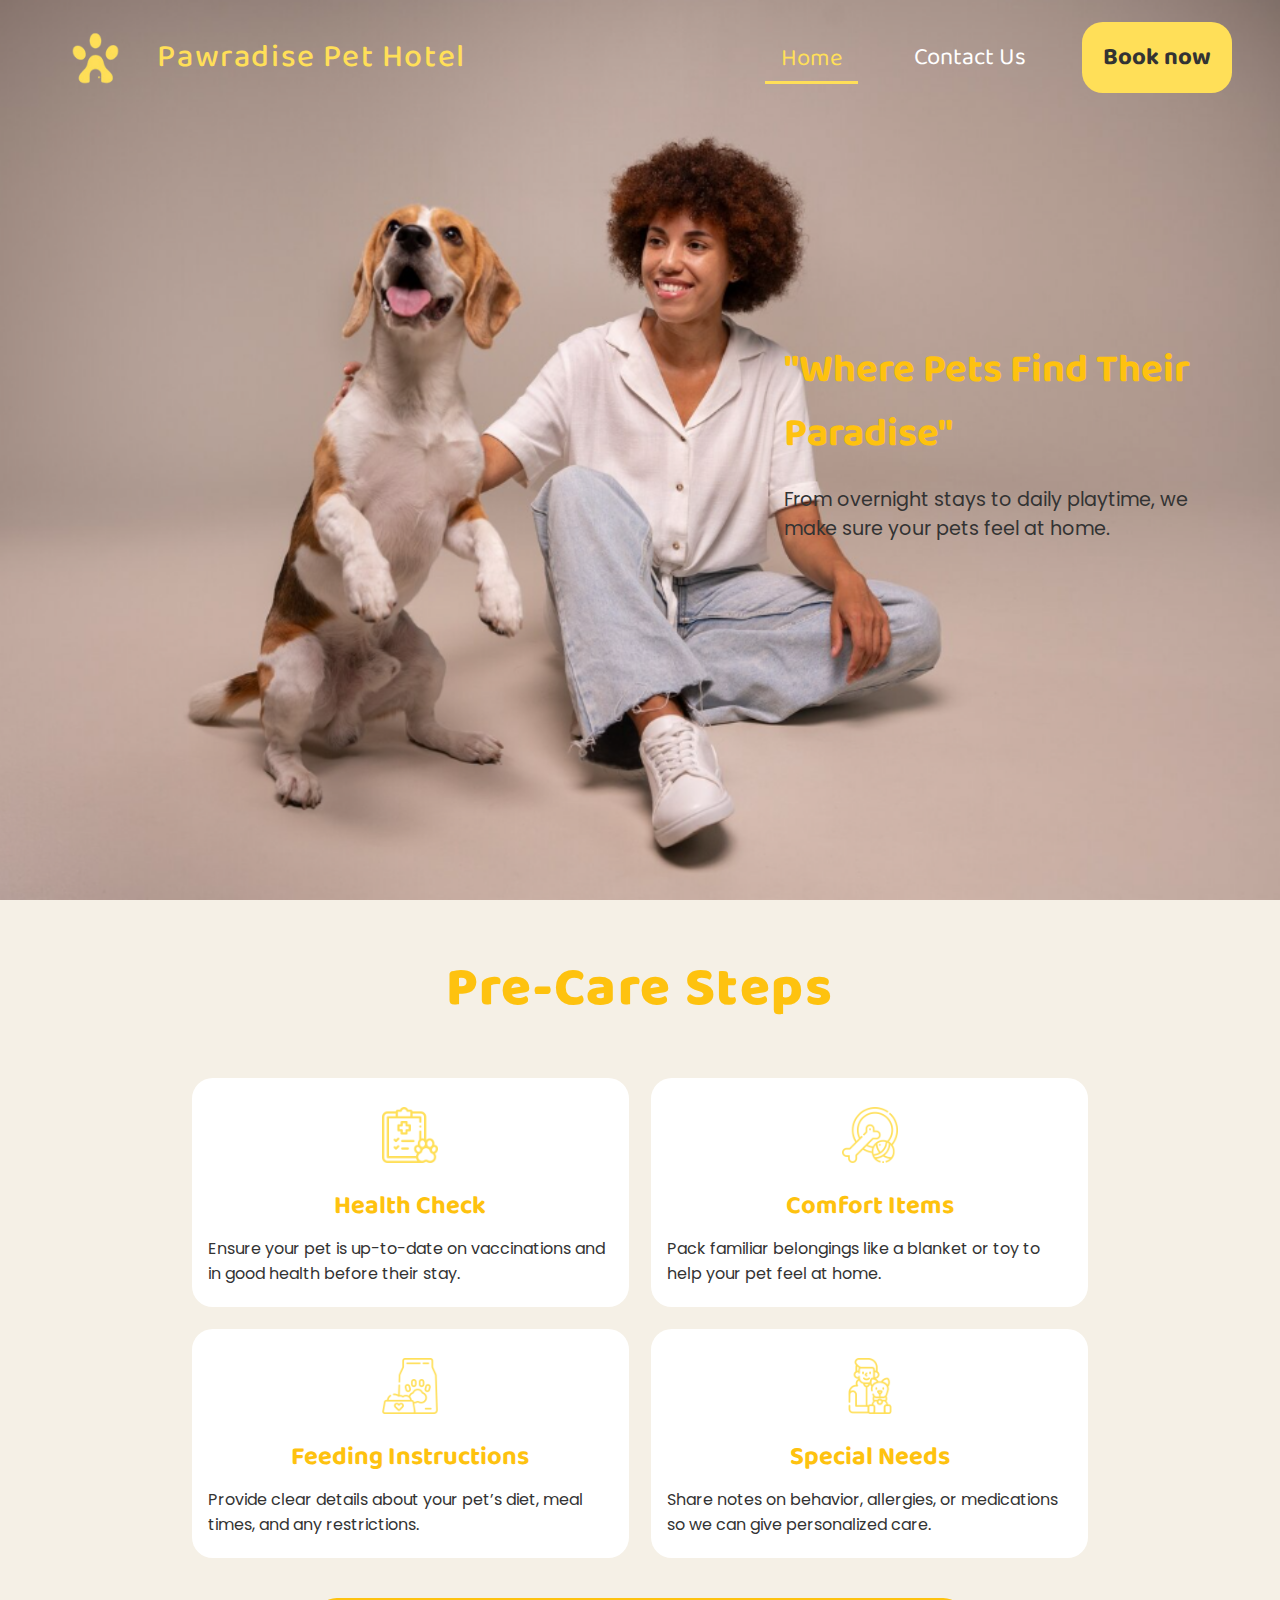
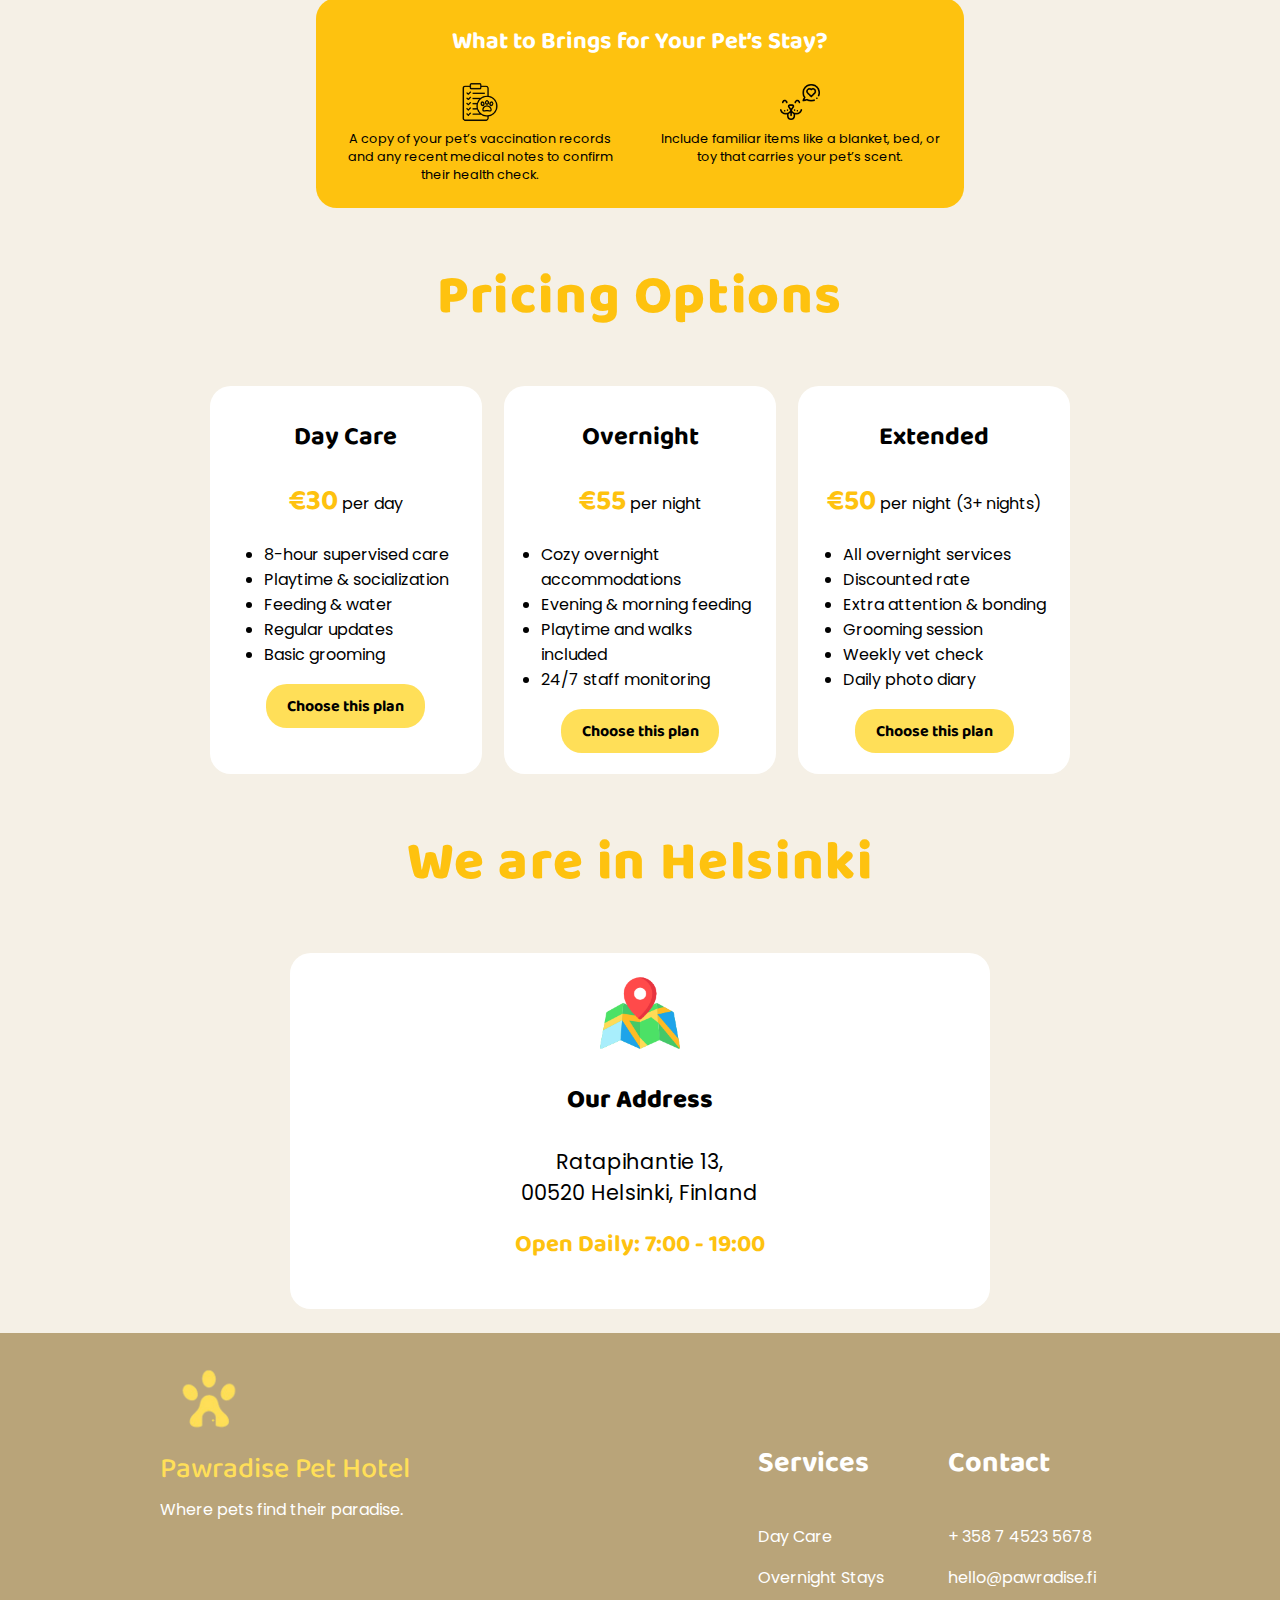
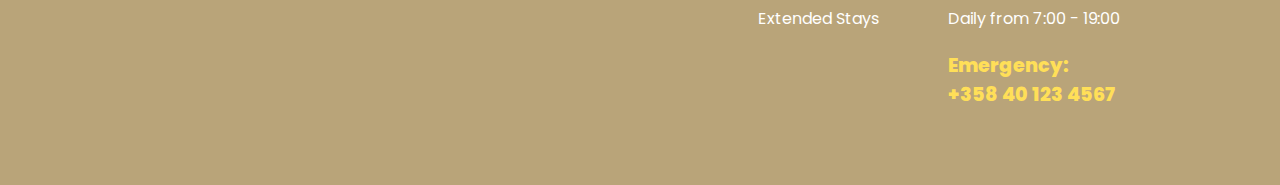
<file: index.html>
<!DOCTYPE html>
<html lang="en">
    <head>
        <meta charset="UTF-8">
        <meta name="viewport" content="width=device-width, initial-scale=1.0">
        <link href="https://fonts.googleapis.com/css2?family=Baloo&family=Poppins&display=swap" rel="stylesheet">
        <title>Pawradise Pet Hotel</title>
        <link rel="stylesheet" href="Homepage/webcodestyle.css">
    </head>
    <body>

        <!--Nav bar Logo-->
<div class="hero-section">
  <nav class="category-bar">
    <div class="navbar-left">
    <img src="Homepage/Pawradise_Logo-removebg.png" alt="Logo" class="logo"/>
    <span class="site-name">Pawradise Pet Hotel</span>
    </div>

    <!--Nav bar link -->
        <div class="navbar-links">
            <div class="interact-button">
        <a href="index.html"class="using-link">Home</a>
        <a href="contactus.html">Contact Us</a>
            </div>
        <a href="booking.html" class="book-now">Book now</a>
    </div>
    </nav>

    <!-- Hero content-->
     <div class="hero-content">
        <div class="hero-message">
            <h2 class="main-headline">"Where Pets Find Their Paradise"</h2>
            <p class="hero-subtext"> From overnight stays to daily playtime, we make sure your pets feel at home.</p>
        </div>
     </div>
     </div>

     <!--Precare-title-->
     <div class ="precare-title">
        <h2> Pre-Care Steps</h2> 
     </div>

    <!-- Precare-table-->
     <div class="precare-table">
        <div class="table">
        <img src="Homepage/medical-report (1).png" alt="icon" class="allicon"/>
        <h3> Health Check </h3>
        <p> Ensure your pet is up-to-date on vaccinations and in good health before their stay. </p>
        </div>
        <div class="table">
        <img src="Homepage/comforitems.png"alt="icon" class="allicon"/>
        <h3> Comfort Items </h3>
        <p> Pack familiar belongings like a blanket or toy to help your pet feel at home.</p>
        </div>
        <div class ="table">
            <img src="Homepage/feedinginstruction.png" alt="icon" class="allicon"/>
            <h3> Feeding Instructions </h3>
            <p> Provide clear details about your pet’s diet, meal times, and any restrictions.</p>
        </div>
        <div class="table">
        <img src="Homepage/specialneed.png"alt="icon" class="allicon"/>
        <h3> Special Needs </h3>
        <p> Share notes on behavior, allergies, or medications so we can give personalized care.</p>
        </div>
     </div>
    
    <!-- Note box-->
    <div class="note-box">
         <h4> What to Brings for Your Pet’s Stay? </h4>
        <div class="note-column">
            <div class="note-content">
        <img src="Homepage/noteicon.png" alt="noteicon" class="noteicon"/>
        <p>A copy of your pet’s vaccination records and any recent medical notes to confirm their health check.</p>
        </div>
        <div class="note-content">
        <img src="Homepage/noteicon2.png" alt="noteicon" class="noteicon"/>
        <p> Include familiar items like a blanket, bed, or toy that carries your pet’s scent.</p>
        </div>
    </div>
    </div>

    <!--Pricing box-->
    <div class="precare-title">
    <h2> Pricing Options </h2></div>

    <div class="pricing">
        <div class="pricing-box">
            <h4> Day Care </h4>
            <div class="price-container">
                <span class="price-number">€30</span>
                <span class="price-text"> per day </span>
            </div>
            <ul>
        <li>8-hour supervised care</li>
        <li>Playtime & socialization</li>
        <li>Feeding & water</li>
        <li>Regular updates</li>
        <li>Basic grooming</li>
            </ul>
            <a href="booking.html">Choose this plan</a>
        </div>
        <div class="pricing-box">
            <h4> Overnight </h4>
            <div class="price-container">
                <span class="price-number">€55</span>
                <span class="price-text"> per night </span>
            </div>
            <ul>
        <li>Cozy overnight accommodations</li>
        <li>Evening & morning feeding</li>
        <li>Playtime and walks included</li>
        <li>24/7 staff monitoring</li>
        </ul>
        <a href="booking.html"> Choose this plan </a>
        </div>
        <div class="pricing-box">
            <h4> Extended </h4>
            <div class="price-container">
                <span class="price-number">€50</span>
                <span class="price-text"> per night (3+ nights) </span>
                </div>
            <ul>
         <li>All overnight services</li>
        <li>Discounted rate</li>
        <li>Extra attention & bonding</li>
        <li>Grooming session</li>
        <li>Weekly vet check</li>
        <li>Daily photo diary</li>
            </ul>
            <a href="booking.html"> Choose this plan </a>
            </div>       
    </div>

    <!-- Location Section-->
     <div class="precare-title">
        <h2> We are in Helsinki </h2>
        </div>

        <div class="location-box">
            <img src="Homepage/map.png" alt="map" class="map"/>
            <h3 class="address-subtitle">Our Address</h3>
            <div class="address-text">
                Ratapihantie 13,<br> 00520 Helsinki, Finland
            </div>
            <div class="open-hours">Open Daily: <span>7:00 - 19:00</span></div>
        </div>
     

    <!-- Footer Section-->
     <footer class="footer">
        <div class="footer-content">
            <div class="footer-brand">
                <img src="Homepage/Pawradise_Logo-removebg.png" alt="Logo" class="logofooter"/>
                <div class="sitename-footer">Pawradise Pet Hotel</div>
                <div class="footer-tagline">Where pets find their paradise.</div>
            </div>
            <div class="footer-columns">
            <div class="service-sections">
                <h4> Services </h4>
        <p>Day Care</p>
        <p>Overnight Stays</p>
        <p>Extended Stays</p>
            </div>
            <div class="contact-sections">
                <h4> Contact </h4>
        <p> + 358 7 4523 5678 </p>
        <p> hello@pawradise.fi </p>
        <p> Daily from 7:00 - 19:00</p>
        <div class="emergency-footer">
            <p> Emergency: <br> +358 40 123 4567 </p>
                </div>
            </div>
            </div>
            </footer>
        </body>
        </html>
</file>
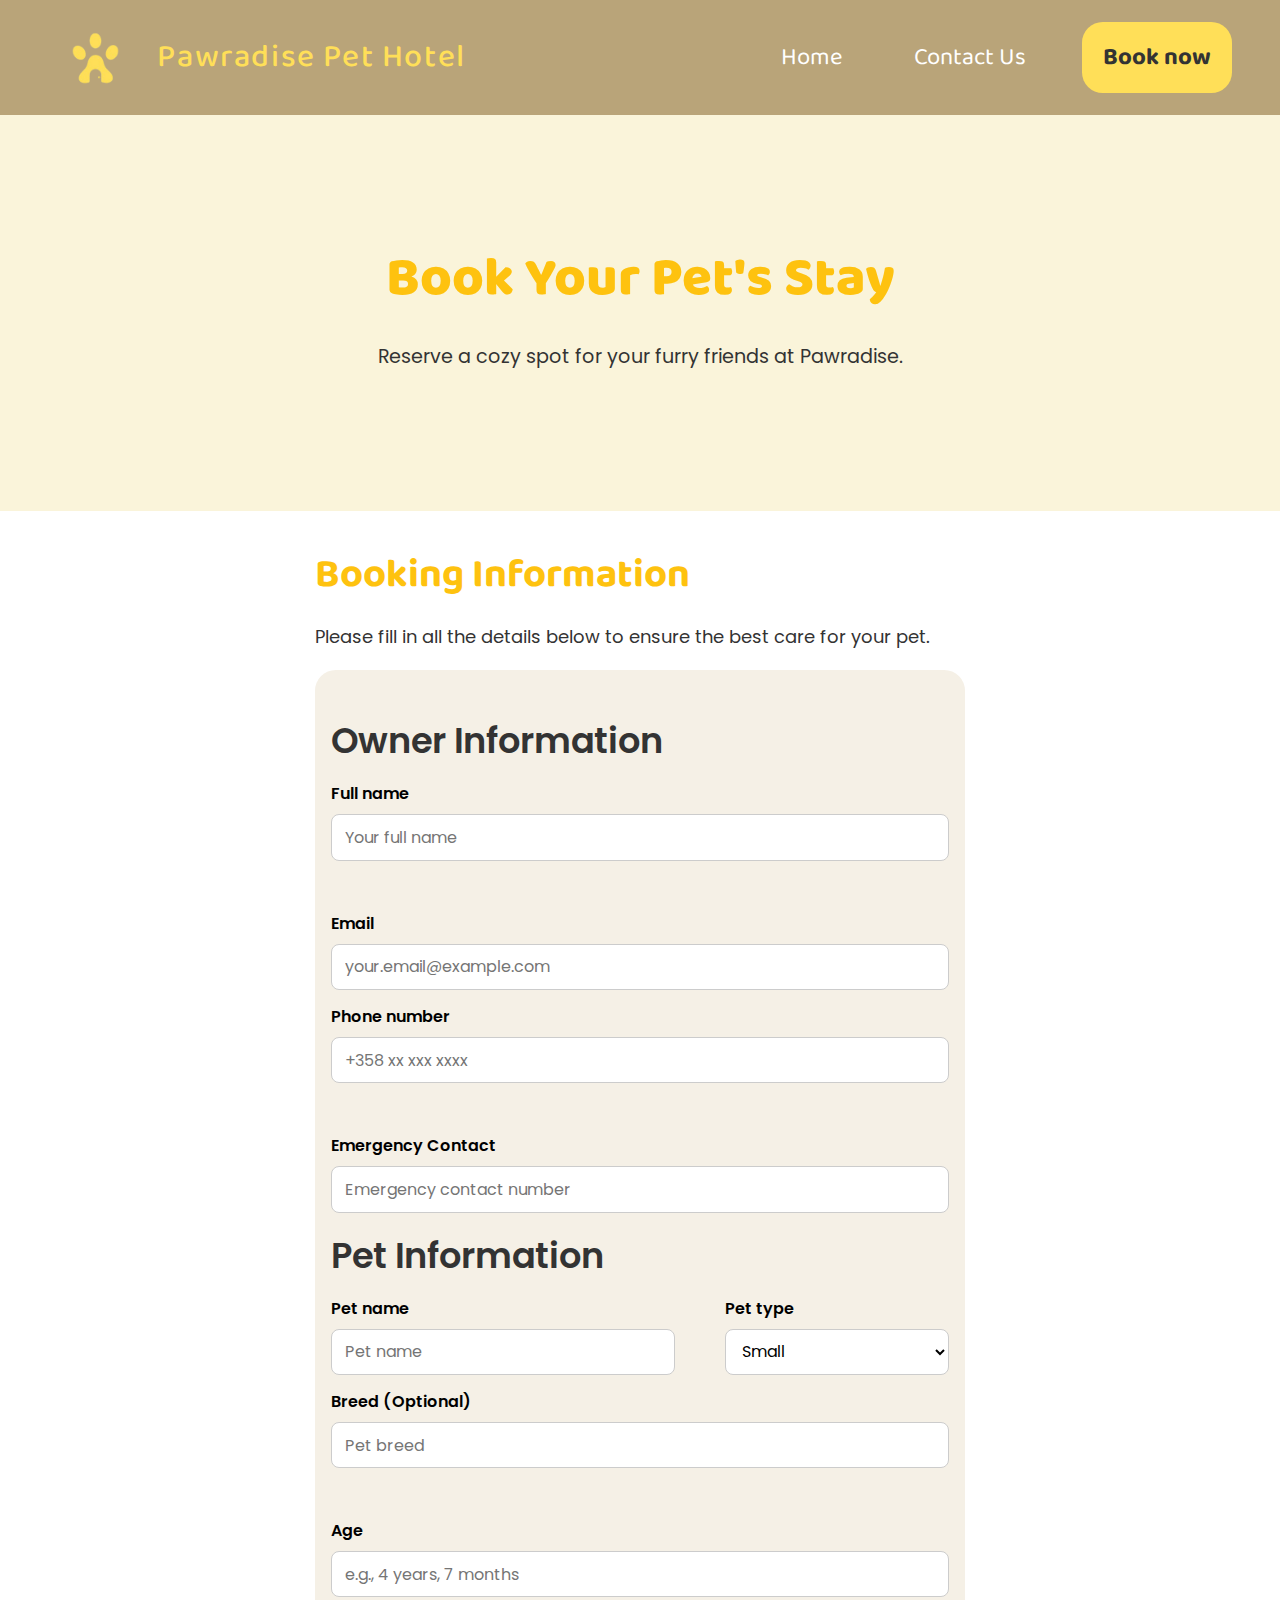
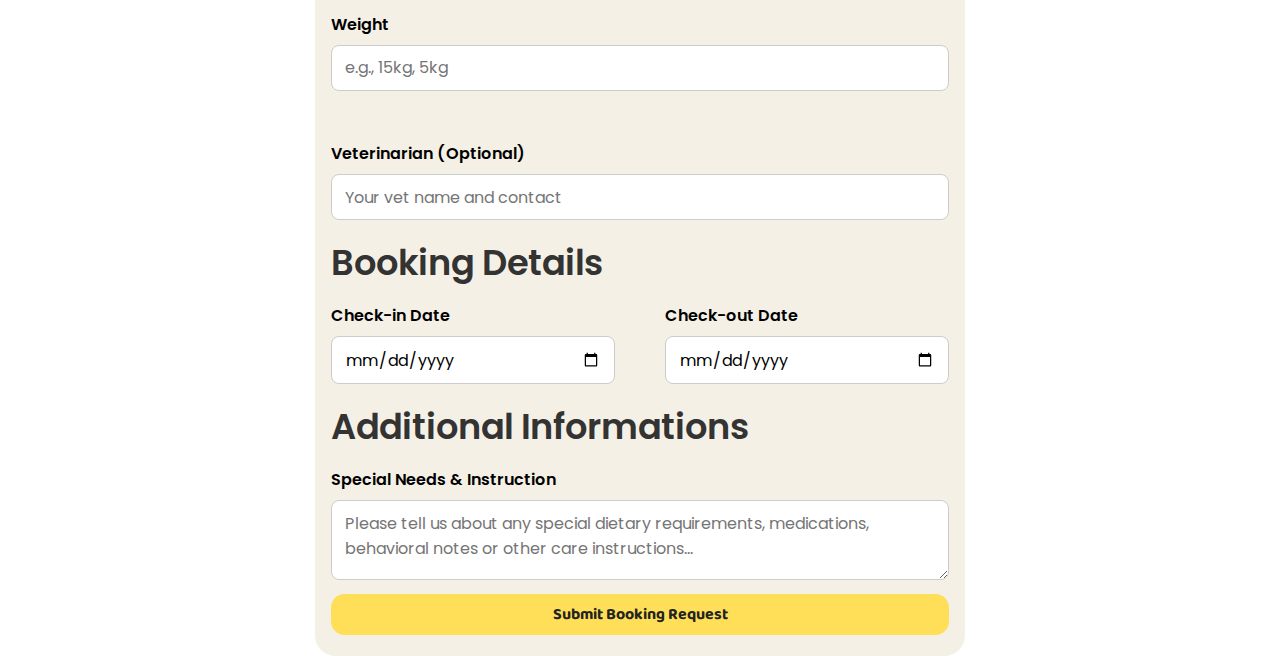
<file: booking.html>
<!DOCTYPE html>
<html lang="en">
    <head>
        <meta charset="UTF-8">
        <meta name="viewport" content="width=device-width, initial-scale=1.0">
        <link href="https://fonts.googleapis.com/css2?family=Baloo&family=Poppins&display=swap" rel="stylesheet">
        <title>Book now</title>
        <link rel="stylesheet" href="BookingPage/style3.css">
    </head>
    <body>
        <!--Nav bar Logo-->
  <nav class="category-bar">
    <div class="navbar-left">
    <img src="Homepage/Pawradise_Logo-removebg.png" alt="Logo" class="logo"/>
    <span class="site-name">Pawradise Pet Hotel</span>
    </div>
    <div class="navbar-links">
        <a href="index.html">Home</a>
        <a href="contactus.html">Contact Us</a>
        <a href="booking.html" class="book-now">Book now</a>
    </div>
    </nav>
    <!--Headline Booking Page-->
    <div class="headline-content">
        <h2 class="main-headline">Book Your Pet's Stay </h2>
        <p class="subtext">Reserve a cozy spot for your furry friends at Pawradise.</p>
    </div>
    <!--Booking-title-->
     <div class="booking-container">
    <h1 class="booking-title">Booking Information</h1>
    <p class="booking-desc">Please fill in all the details below to ensure the best care for your pet.</p>
    <form>
      <h2>Owner Information</h2>
      <div class="row">
        <div><label>Full name</label><input type="text" placeholder="Your full name"></div>
        <div><label>Email</label><input type="email" placeholder="your.email@example.com"></div>
      </div>
      <div class="row">
        <div><label>Phone number</label><input type="text" placeholder="+358 xx xxx xxxx"></div>
        <div><label>Emergency Contact</label><input type="text" placeholder="Emergency contact number"></div>
      </div>
      <h2>Pet Information</h2>
      <div class="row">
        <div><label>Pet name</label><input type="text" placeholder="Pet name"></div>
        <div>
          <label>Pet type</label>
          <select>
            <option>Small</option>
            <option> Medium</option>
            <option> Large</option>
            <option> Very Large</option>
        </select>
        </div>
      </div>
      <div class="row">
        <div><label>Breed (Optional)</label><input type="text" placeholder="Pet breed"></div>
        <div><label>Age</label><input type="text" placeholder="e.g., 4 years, 7 months"></div>
      </div>
      <div class="row">
        <div><label>Weight</label><input type="text" placeholder="e.g., 15kg, 5kg"></div>
        <div><label>Veterinarian (Optional)</label><input type="text" placeholder="Your vet name and contact"></div>
      </div>
      <h2>Booking Details</h2>
      <div class="row">
        <div><label>Check-in Date</label><input type="date"></div>
        <div><label>Check-out Date</label><input type="date"></div>
      </div>
      <h2>Additional Informations</h2>
      <label>Special Needs & Instruction</label>
      <textarea placeholder="Please tell us about any special dietary requirements, medications, behavioral notes or other care instructions..."></textarea>
      <button type="submit" class="submit-button">Submit Booking Request</button>
    </form>
  </div>
   </body>
   </html>
</file>
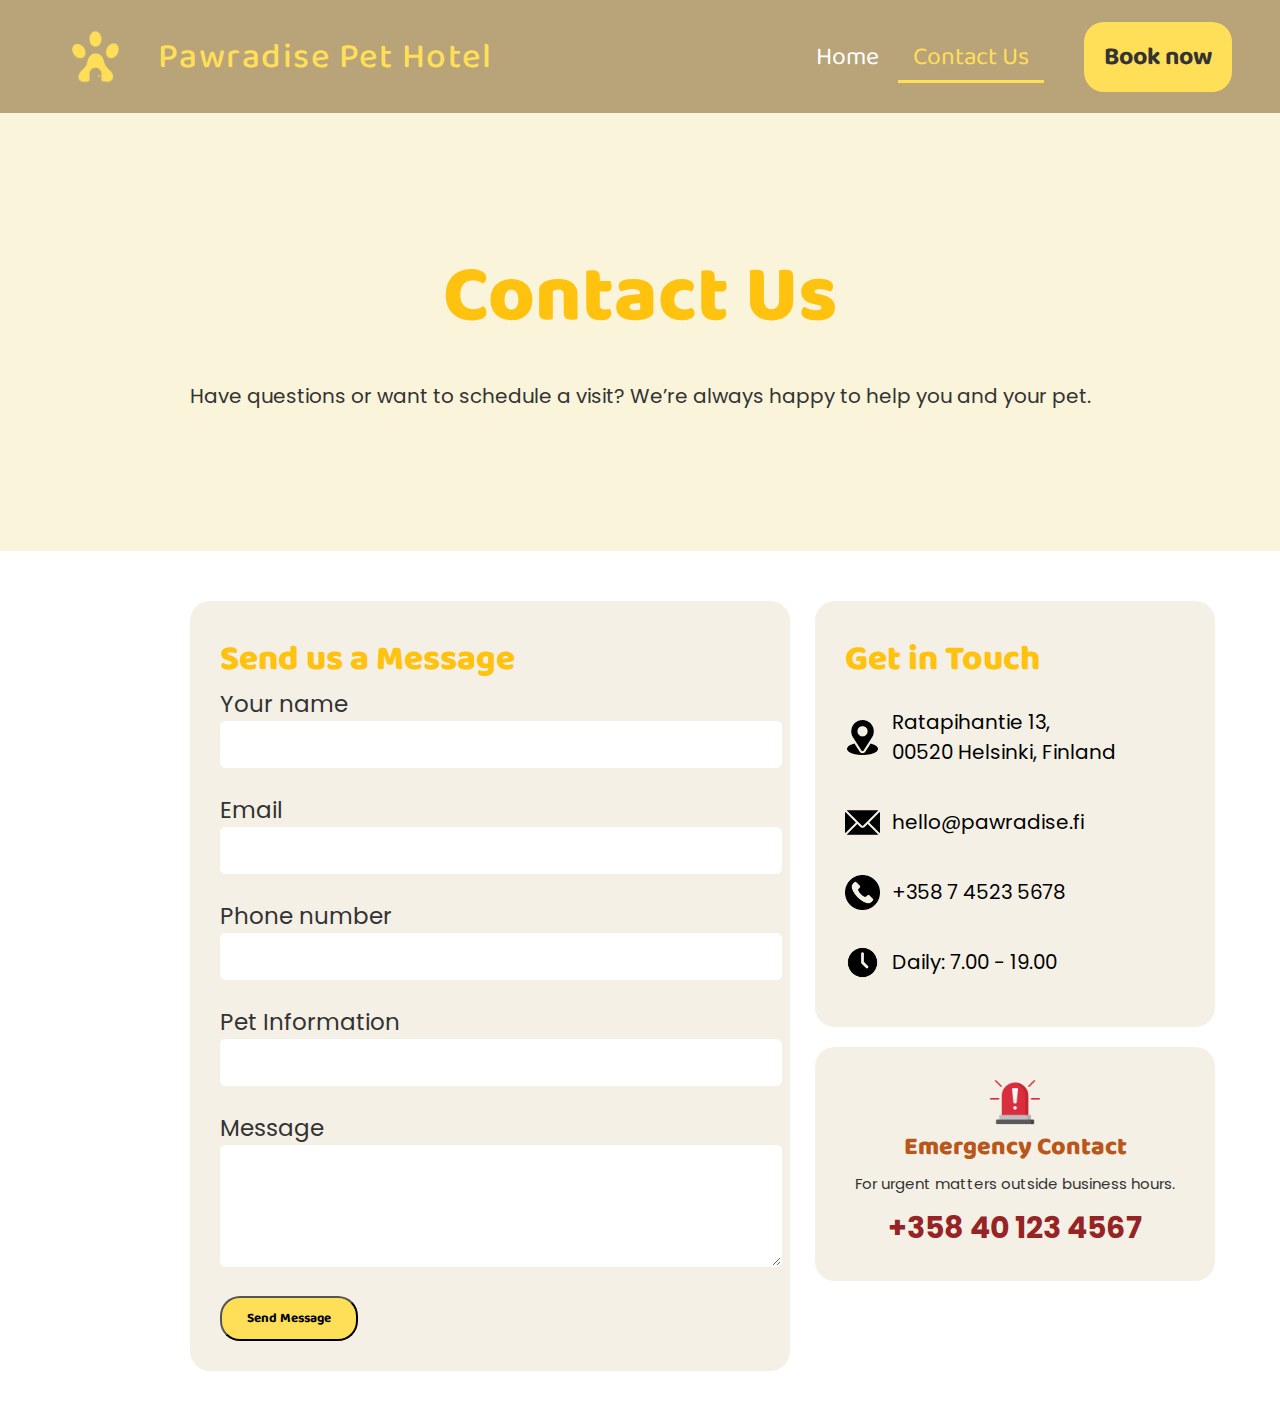
<file: contactus.html>
<!DOCTYPE html>
<html lang="en">
    <head>
        <meta charset="UTF-8">
        <meta name="viewport" content="width=device-width, initial-scale=1.0">
        <link href="https://fonts.googleapis.com/css2?family=Baloo&family=Poppins&display=swap" rel="stylesheet">
        <title>Contact us</title>
        <link rel="stylesheet" href="ContactPage/style2.css">
    </head>
    <body>
<!--Nav bar Logo-->
  <nav class="category-bar">
    <div class="navbar-left">
    <img src="Homepage/Pawradise_Logo-removebg.png" alt="Logo" class="logo"/>
    <span class="site-name">Pawradise Pet Hotel</span>
    </div>

    <!--Nav bar link -->
     <div class="navbar-links">
            <div class="interact-button">
        <a href="index.html">Home</a>
        <a href="contactus.html"class="using-link">Contact Us</a>
            </div>
        <a href="booking.html" class="book-now">Book now</a>
    </div>
    </nav>
    <!--Headline Contact Page-->
    <div class="headline-content">
        <h2 class="main-headline">Contact Us</h2>
        <p class="subtext">Have questions or want to schedule a visit? We’re always happy to help you and your pet.</p>
    </div>
    <!--Contact us content LEFT BOX-->
        <div class="container">
    <div class="left-box">
            <h3> Send us a Message </h3>
            <form>
                <label> Your name </label>
                <input type="text">
                <label> Email </label>
                <input type="email">
                <label> Phone number </label>
                <input type="tel">
                <label> Pet Information </label>
                <input type="text">
                <label> Message </label>
                <textarea rows="4"></textarea>
                <button type="submit" class="send-button"> Send Message </button>
            </form>
        </div>
    <!-- Contact us content RIGHT BOX TOP-->
     <div class="rightbox-column">
     <div class="right-top">
        <h3> Get in Touch </h3>
        <div class="contact-info">
            <div>
                <img class="contact-icon" src="ContactPage/location.png" alt="location icon">
                <p class="contact-text"> Ratapihantie 13,<br>00520 Helsinki, Finland</p>
            </div>
        <div>
            <img class="contact-icon" src="ContactPage/email.png" alt="email icon">
            <p class="contact-text"> hello@pawradise.fi</p>
        </div>
        <div>
            <img class="contact-icon" src="ContactPage/phone-call.png" alt="phone icon">
            <p class="contact-text"> +358 7 4523 5678</p>
        </div>
        <div>
            <img class="contact-icon" src="ContactPage/clock.png" alt="clock icon">
            <p class="contact-text"> Daily: 7.00 - 19.00 </p>
        </div>
        </div>
        </div>
     <!-- Contact us content RIGHT BOX BOTTOM -->
      <div class="emergency-box">
        <img class="emergency-icon" src="ContactPage/alarm.png" alt="emergency icon">
        <div class="em-title">Emergency Contact</div>
        <div class="em-text"> For urgent matters outside business hours. </div>
        <div class="em-phone"> +358 40 123 4567 </div>
      </div>
        </div>
        </div>
      </body>
</html>
</file>
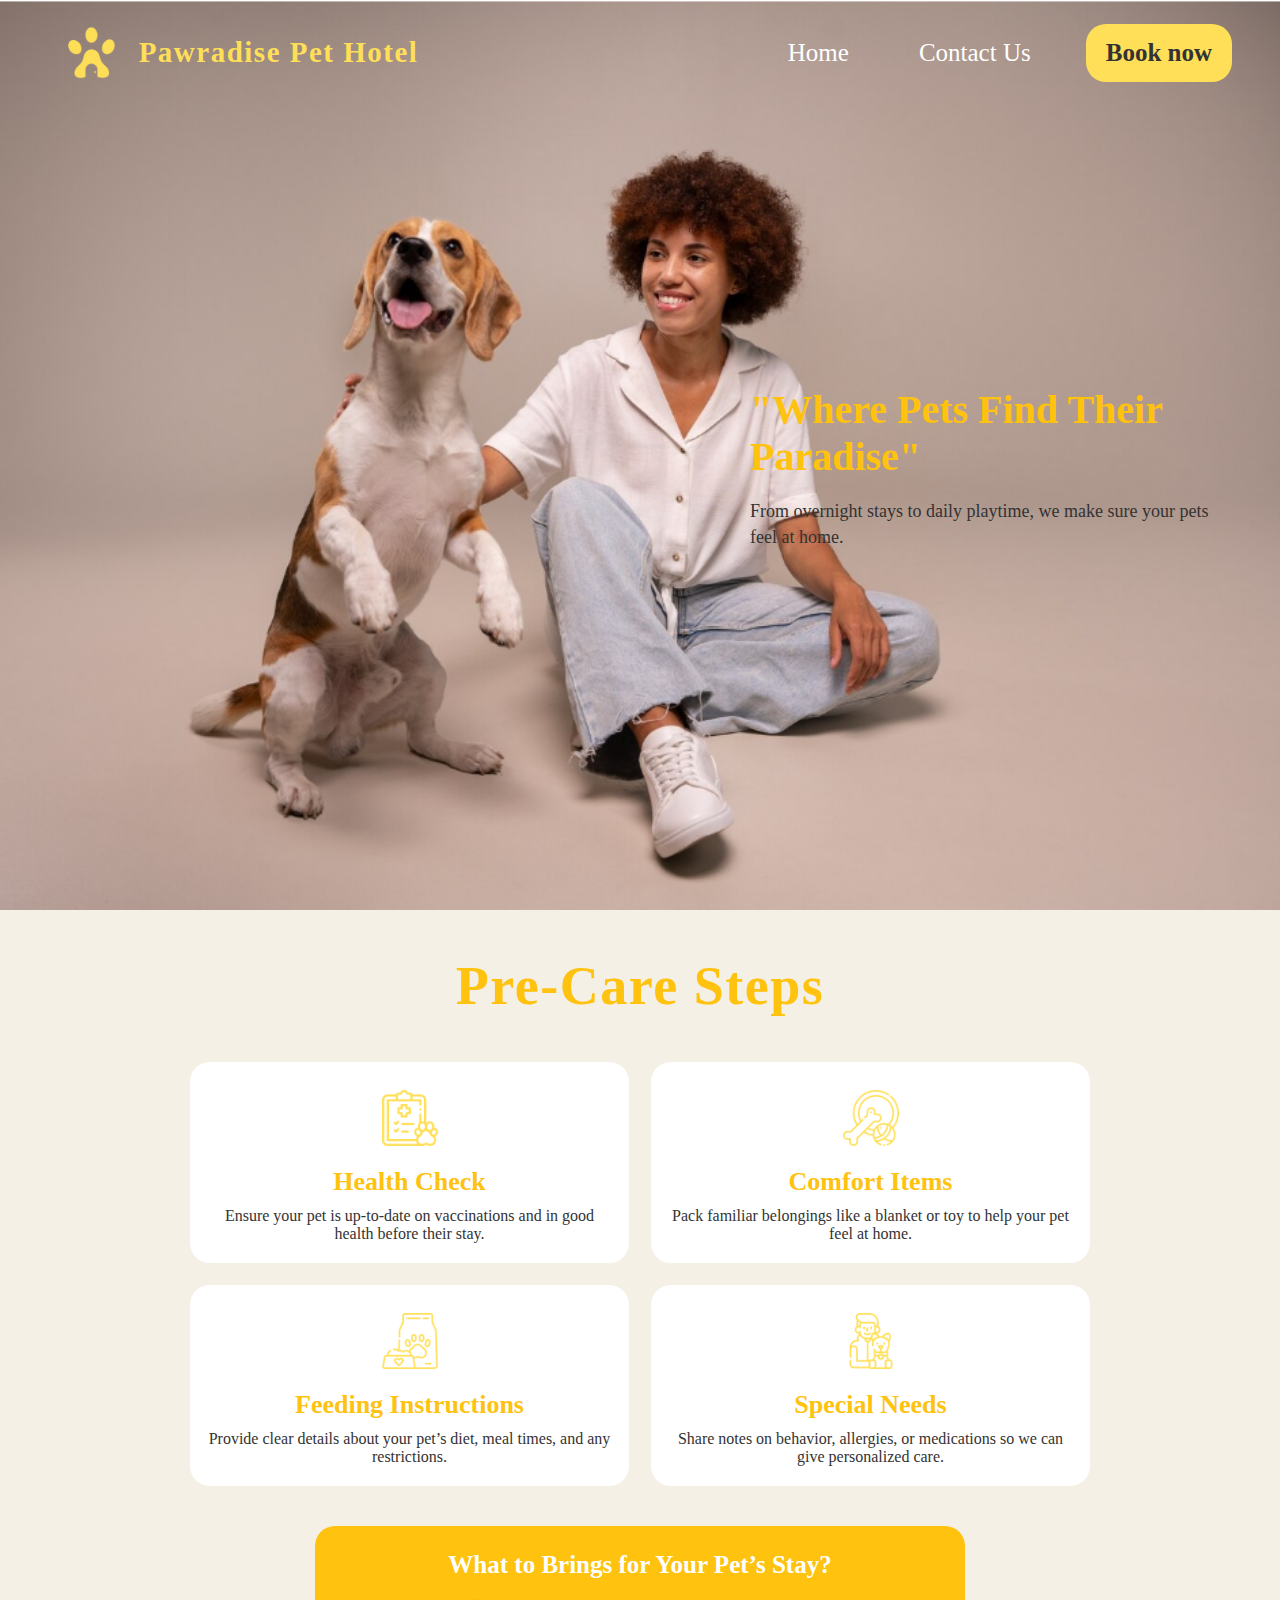
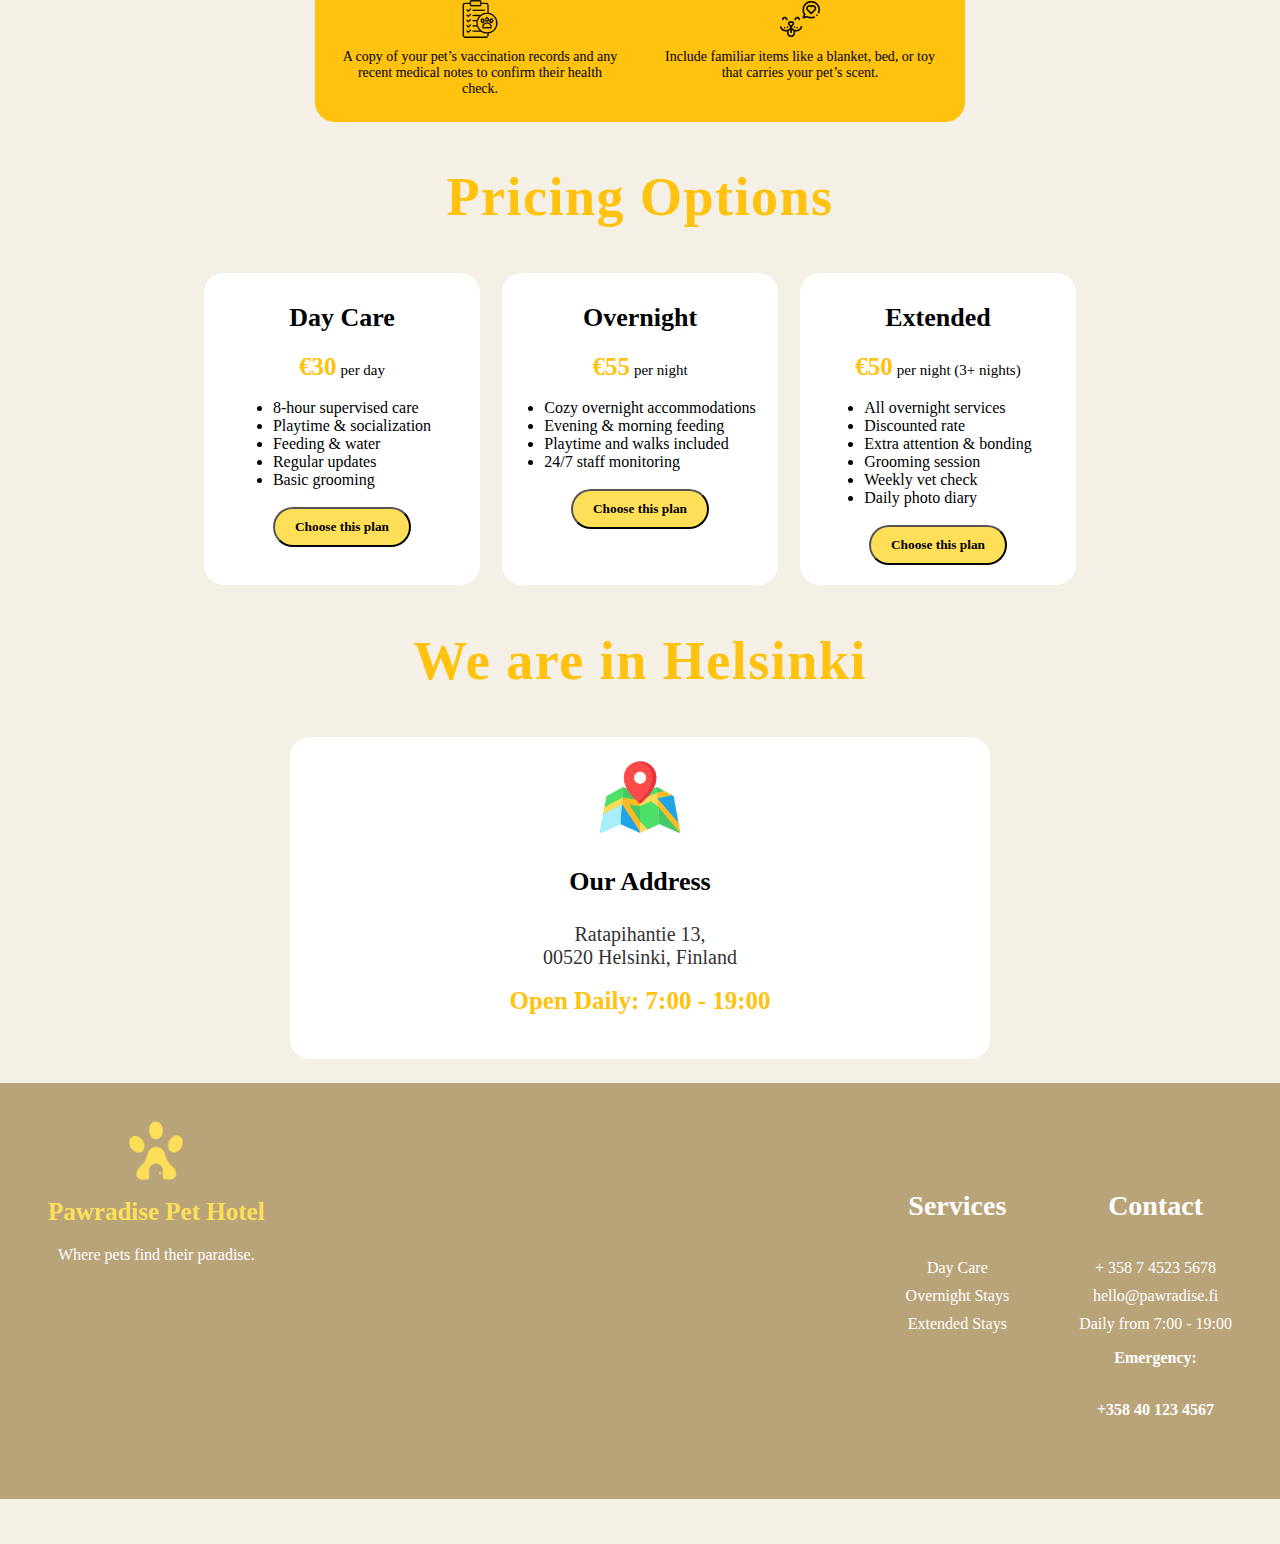
<file: webcode.html>
<!DOCTYPE html>
<html lang="en">
    <head>
        <meta charset="UTF-8">
        <title>Pawradise Pet Hotel</title>
        <link rel="stylesheet" href="webcodestyle.css">
    </head>
    <body>

        <!--Nav bar Logo-->
<div class="hero-section">
  <nav class="category-bar">
    <div class="navbar-left">
    <img src="Pawradise_Logo-removebg.png" alt="Logo" class="logo"/>
    <span class="site-name">Pawradise Pet Hotel</span>
    </div>

    <!--Nav bar link -->
    <div class="navbar-links">
        <a href="webcode.html">Home</a>
        <a href="contactus.html">Contact Us</a>
        <a href="booking.html" class="book-now">Book now</a>
    </div>
    </nav>

    <!-- Hero content-->
     <div class="hero-content">
        <div class="hero-message">
            <h2 class="main-headline">"Where Pets Find Their Paradise"</h2>
            <p class="hero-subtext"> From overnight stays to daily playtime, we make sure your pets feel at home.</p>
        </div>
     </div>
     </div>

     <!--Precare-title-->
     <div class ="precare-title">
        <h2> Pre-Care Steps</h2>

    <!-- Precare-table-->
     <div class="precare-table">
        <div class="table">
        <img src="medical-report (1).png" alt="icon" class="allicon"/>
        <h3> Health Check </h3>
        <p> Ensure your pet is up-to-date on vaccinations and in good health before their stay. </p>
        </div>
        <div class="table">
        <img src="comforitems.png"alt="icon" class="allicon"/>
        <h3> Comfort Items </h3>
        <p> Pack familiar belongings like a blanket or toy to help your pet feel at home.</p>
        </div>
        <div class ="table">
            <img src="feedinginstruction.png" alt="icon" class="allicon"/>
            <h3> Feeding Instructions </h3>
            <p> Provide clear details about your pet’s diet, meal times, and any restrictions.</p>
        </div>
        <div class="table">
        <img src="specialneed.png"alt="icon" class="allicon"/>
        <h3> Special Needs </h3>
        <p> Share notes on behavior, allergies, or medications so we can give personalized care.</p>
        </div>
     </div>
    
    <!-- Note box-->
    <div class="note-box">
         <h4> What to Brings for Your Pet’s Stay? </h4>
        <div class="note-column">
            <div class="note-content">
        <img src="noteicon.png" alt="noteicon" class="noteicon"/>
        <p>A copy of your pet’s vaccination records and any recent medical notes to confirm their health check.</p>
        </div>
        <div class="note-content">
        <img src="noteicon2.png" alt="noteicon" class="noteicon"/>
        <p> Include familiar items like a blanket, bed, or toy that carries your pet’s scent.</p>
        </div>
    </div>
    </div>

    <!--Pricing box-->
    <div class="pricing-title">
    <h2> Pricing Options </h2>
    <div class="pricing">
        <div class="pricing-box">
            <h4> Day Care </h4>
            <div class="price-container">
                <span class="price-number">€30</span>
                <span class="price-text"> per day </span>
            </div>
            <ul>
        <li>8-hour supervised care</li>
        <li>Playtime & socialization</li>
        <li>Feeding & water</li>
        <li>Regular updates</li>
        <li>Basic grooming</li>
            </ul>
            <button>Choose this plan</button>
        </div>
        <div class="pricing-box">
            <h4> Overnight </h4>
            <div class="price-container">
                <span class="price-number">€55</span>
                <span class="price-text"> per night </span>
            </div>
            <ul>
        <li>Cozy overnight accommodations</li>
        <li>Evening & morning feeding</li>
        <li>Playtime and walks included</li>
        <li>24/7 staff monitoring</li>
        </ul>
        <button> Choose this plan </button>
        </div>
        <div class="pricing-box">
            <h4> Extended </h4>
            <div class="price-container">
                <span class="price-number">€50</span>
                <span class="price-text"> per night (3+ nights) </span>
                </div>
            <ul>
         <li>All overnight services</li>
        <li>Discounted rate</li>
        <li>Extra attention & bonding</li>
        <li>Grooming session</li>
        <li>Weekly vet check</li>
        <li>Daily photo diary</li>
            </ul>
            <button> Choose this plan </button>
            </div>       
    </div>

    <!-- Location Section-->
     <div class="location-title">
        <h2> We are in Helsinki </h2>
        <div class="location-box">
            <img src="map.png" alt="map" class="map"/>
            <h3 class="address-subtitle">Our Address</h3>
            <div class="address-text">
                Ratapihantie 13,<br> 00520 Helsinki, Finland
            </div>
            <div class="open-hours">Open Daily: <span>7:00 - 19:00</span></div>
        </div>
     </div>

    <!-- Footer Section-->
     <footer class="footer">
        <div class="footer-content">
            <div class="footer-brand">
                <img src="Pawradise_Logo-removebg.png" alt="Logo" class="logofooter"/>
                <div class="sitename-footer">Pawradise Pet Hotel</div>
                <div class="footer-tagline">Where pets find their paradise.</div>
            </div>
            <div class="footer-columns">
            <div class="service-sections">
                <h4> Services </h4>
        <div>Day Care</div>
        <div>Overnight Stays</div>
        <div>Extended Stays</div>
            </div>
            <div class="contact-sections">
                <h4> Contact </h4>
        <div> + 358 7 4523 5678 </div>
        <div> hello@pawradise.fi </div>
        <div> Daily from 7:00 - 19:00</div>
        <div class="emergency-footer">
            <p> Emergency: </p><br> +358 40 123 4567 
                </div>
            </div>
            </div>
            </footer>
</file>
<file: Homepage/webcodestyle.css>
/* Nav bar section */
html { 
    font-size: 16px;
}

body { 
    background-color: #F5F0E6; 
    margin: 0; 
}

.hero-section {
  position: relative;
  width: 100%;
  background-image: url("background.png");
  background-size: cover;
  background-position: center center;
  display: flex;
  flex-direction: column;
  box-sizing: border-box;
  z-index: 1;
}
.hero-content {
  display: flex;
  align-items: center;
  justify-content: flex-end;
  height: 100vh;
  position: relative;
  z-index: 1;
}
.hero-message { 
    margin-right: 3rem; 
    max-width: 28rem; 
}
.main-headline {
  color: #FEC20F;
  font-family: 'Baloo', cursive;
  font-size: 2.5rem;
  font-weight: bold;
  margin-bottom: 0.6rem;
  margin-top: 0;
}
.hero-subtext {
  color: #333333;
  font-family: 'Poppins', cursive;
  font-size: 1.2rem;
}
.category-bar {
  position: absolute;
  top: 0;
  left: 0;
  width: 100%;
  display: flex;
  justify-content: space-between;
  align-items: center;
  padding: 1.3rem 3rem;
  font-family: 'Baloo', cursive;
  background: transparent;
  box-sizing: border-box;
  z-index: 10;
  overflow-x: hidden; 
}
.navbar-left { 
    display: flex; 
    align-items: center;
    gap: 0.9rem; 
}
.logo { 
    height: 4rem; 
    margin: 0.3rem; 
}
.site-name {
  font-size: 2rem;
  font-weight: 500;
  color: #FFDF58;
  letter-spacing: 0.1rem;
  font-family: 'Baloo', cursive;
}
.navbar-links { 
    display: flex; 
    align-items: center; 
    gap: 2.5rem; 
}
.navbar-links a {
  font-size: 1.5rem;
  font-family: 'Baloo', cursive;
  color: #FFFFFF;
  text-decoration: none;
  font-weight: 400;
  padding: 0.5rem 1rem;
}
.navbar-links a.book-now {
  background: #FFDF58;
  color: #333333;
  font-family: 'Baloo', cursive;
  font-size: 1.5rem;
  font-weight: 700;
  border-radius: 1.3rem;
  padding: 1rem 1.3rem;
  cursor: pointer;
}
.navbar-links a.book-now:hover {
     background: #D0AE1D; 
     color: #FFFFFF;
}
.navbar-links a.using-link {
  border-bottom: 0.2rem solid #FFDF58;
  color: #FFDF58;
  padding-bottom: 0.2rem;
}
.interact-button {
  display: flex;
  align-items: center;
  gap: 2.5rem; 
}

.interact-button a:hover {
  color: #FFDF58;
  padding-bottom: 0.2rem;
}
/* Pre-care section */
.precare-title {
    text-align: center;
    margin-top: 2rem;
    margin-bottom: 2.2rem;
}
.precare-title h2 {
  font-family: 'Baloo', cursive;
  font-size: 3.4rem;
  color: #FEC20F;
  font-weight: 900;
  letter-spacing: 0.1rem;
}
.precare-table {
  display: grid;
  grid-template-columns: repeat(2, 1fr);
  gap: 1.4rem;
  max-width: 56rem;
  margin: 0 auto;
}
.table {
  background: #FFFFFF;
  border-radius: 1.3rem;
  min-height: 9.3rem;
  display: flex;
  flex-direction: column;
  align-items: center;
  padding: 1.8rem 1rem 1.3rem 1rem;
}
.allicon { 
    width: 3.5rem; 
    height: 3.5rem; 
    margin-bottom: 1rem; 
    object-fit: contain; 
}
.table h3 {
  color: #FEC20F;
  font-family: 'Baloo', cursive;
  font-size: 1.6rem;
  font-weight: 700;
  margin-bottom: 0.6rem;
  margin-top: 0.4rem;
}
.table p { 
    color: #333333; 
    font-family: 'Poppins', cursive; 
    font-size: 1rem; 
    margin: 0; 
}
.note-box {
  background: #FEC20F;
  max-width: 37.5rem;
  margin: 2.5rem auto;
  border-radius: 1.3rem;
  padding: 1.5rem;
}
.note-box h4 {
  font-size: 1.5rem;
  text-align: center;
  font-weight: 700;
  color: #FFFFFF;
  font-family: 'Baloo', cursive;
  margin-bottom: 1.3rem;
  margin-top: 0;
}
.note-column { 
    display: flex; 
    justify-content: space-between; 
    gap: 2.5rem; 
}
.note-content {
  flex: 1;
  display: flex;
  flex-direction: column;
  align-items: center;
  text-align: center;
}
.noteicon { 
    width: 2.5rem; 
    height: auto; 
    margin-bottom: 0.5rem; 
}
.note-content p {
  font-size: 0.8rem;
  color: #000000;
  font-family: 'Poppins', cursive;
  margin: 0;
}
/* Pricing Section*/
.pricing { 
    display: flex; 
    justify-content: center; 
    gap: 1.4rem; 
    flex-wrap: wrap; 
}
.pricing-box {
  background: #FFFFFF;
  border-radius: 1.3rem;
  min-height: 12.5rem;
  display: flex;
  flex-direction: column;
  align-items: center;
  padding: 1.8rem 1rem 1.3rem 1rem;
  width: 15rem;
}
.pricing-box h4 {
  color: #000000;
  font-family: 'Baloo', cursive;
  font-size: 1.6rem;
  font-weight: 700;
  margin-bottom: 1.3rem;
  margin-top: 0.1rem;
}
.pricing-box ul { 
    text-align: left; 
    margin: 1.1rem 0; 
    padding-left: 1.3rem; 
    font-family: 'Poppins', cursive; 
}
.pricing-box a {
    text-decoration: none;
  background: #FFDF58;
  color: #000000;
  border-radius: 1.3rem;
  padding: 0.6rem 1.3rem;
  font-weight: bold;
  cursor: pointer;
  font-family: 'Baloo', cursive;
}
.pricing-box a:hover { 
    background: #D0AE1D; 
    color: #FFFFFF; 
}
.price-number { 
    font-size: 1.8rem; 
    font-weight: 700; 
    color: #FEC20F; 
    font-family: 'Baloo', cursive; 
}
.price-text { 
    font-size: 1rem; 
    font-family: 'Poppins', cursive; 
}
/* Location section */
.location-box {
  background: #FFFFFF;
  border-radius: 1.3rem;
  max-width: 43.8rem;
  margin: 1.5rem auto;
  padding-bottom: 2.8rem;
  display: flex;
  flex-direction: column;
  align-items: center;
}
.map { 
    width: 5rem; 
    padding-top: 1.3rem; 
}
.address-subtitle {
  font-family: 'Baloo', cursive;
  font-size: 1.6rem;
  color: #000000;
  font-weight: 800;
  text-align: center;
}
.address-text {
  font-family: 'Poppins', cursive;
  font-size: 1.3rem;
  color: #000000;
  text-align: center;
  margin-bottom: 1.1rem;
}
.open-hours {
  color: #FEC20F;
  font-family: 'Baloo', cursive;
  font-size: 1.5rem;
  font-weight: 700;
  text-align: center;
}
.footer {
  background: #B9A479;
  padding: 1.8rem 3rem;
}
.footer-content {
  max-width: 60rem;
  margin: 0 auto;
  display: flex;
  justify-content: space-between;
  align-items: flex-start;
  gap: 2rem;
  width: 100%;
  box-sizing: border-box;
}
.logofooter { 
    height: 4.6rem; 
    margin-bottom: 0.4rem; 
}
.sitename-footer {
  font-size: 1.8rem;
  font-family: 'Baloo', cursive;
  font-weight: 500;
  color: #FFDF58;
  margin-bottom: 0.3rem;
}
.footer-tagline { 
    font-size: 1rem; 
    font-family: 'Poppins', cursive; 
    color: #FFFFFF; 
}
.footer-sections h4 {
  font-family: 'Baloo', cursive;
  font-size: 1.5rem;
  color: #FFFFFF;
  font-weight: 700;
  margin-bottom: 0.6rem;
}
.footer-columns { 
    display: flex; 
    gap: 4rem; 
    margin: 2.5rem 0; 
}
.service-section { 
    flex: 1; 
}
.contact-section { 
    flex: 1; 
}
.footer-columns h4 {
  font-size: 1.8rem;
  font-family: 'Baloo', cursive;
  font-weight: 700;
  color: #FFFFFF;
}
.service-sections p,
.contact-sections p {
  margin-bottom: 0.5rem;
  font-family: 'Poppins', cursive;
  color: #FFFFFF;
  font-size: 1rem;
}
.emergency-footer p {
  color: #FFDF58;
  font-weight: 800;
  font-family: 'Poppins', cursive;
  font-size: 1.2rem;
}

/* Responsive Section */
@media (max-width: 900px) {
  html { 
    font-size: 14px; 
}
.hero-message {
    margin: 0;
}
}

@media (max-width: 600px) {
  html { font-size: 12px; }
  .category-bar {
    position: static;
    width: 100%;
    padding: 0.5rem 0.5rem;
    box-sizing: border-box;
    flex-direction: column;
    align-items: flex-start;
  }
  .navbar-links {
    flex-direction: column;
    gap: 0.5rem;
    width: 100%;
    align-items: flex-start;
  } 
  .interact-button {
    flex-direction: column;
    gap: 0rem;
  }
  .precare-table {
    margin: 0 0.8rem ;
  }
  .note-box {
    margin-right: 0.8rem ;
    margin-left: 0.8rem ;
  }
  .note-column {
    flex-direction: column;
    gap: 1.3rem;
  }
  .note-content {
    align-items: center;
    text-align: center;
  }
  .pricing {
    flex-direction: column;
    gap: 1.3rem;
    align-items: center;
  }
  .location-box {
  background: #FFFFFF;
  border-radius: 1.3rem;
  max-width: 43.8rem;
  margin: 1.5rem;
  padding-bottom: 2.8rem;
  display: flex;
  flex-direction: column;
  align-items: center;
}
  .footer-content {
    flex-direction: column;
    max-width: 95vw;
    gap: 1.5rem;
    align-items: stretch;
  }
  .footer-columns {
    flex-direction: column;
    gap: 1.5rem;
    margin: 1.5rem 0;
  }
  .contact-section {
    min-width: 0;
  }
}
</file>
<file: BookingPage/style3.css>
html {
  font-size: 16px;
  margin: 0;
  padding: 0;
  width: 100%;
}

body {
  margin: 0;
  padding: 0;
  width: 100%;
}

/* Category Bar Section */
.category-bar {
  position: static;
  width: 100vw;
  display: flex;
  justify-content: space-between;
  align-items: center;
  padding: 1.3rem 3rem;
  box-sizing: border-box;
  background: #B9A479;
  z-index: 10;
}

.navbar-left {
  display: flex;
  align-items: center;
  gap: 0.9rem;
}

.logo {
  height: 4rem;
  margin: 0.3rem;
}

.site-name {
  font-size: 2rem;
  font-weight: 500;
  color: #FFDF58;
  letter-spacing: 0.1rem;
  font-family: 'Baloo', cursive;
}

.navbar-links {
  display: flex;
  align-items: center;
  gap: 2.5rem;
}

.navbar-links a {
  font-size: 1.5rem;
  font-family: 'Baloo', cursive;
  color: #FFFFFF;
  text-decoration: none;
  font-weight: 400;
  padding: 0.5rem 1rem;
}

.navbar-links a.book-now {
  background: #FFDF58;
  color: #333333;
  font-family: 'Baloo', cursive;
  font-size: 1.5rem;
  font-weight: 700;
  border-radius: 1.3rem;
  padding: 1rem 1.3rem;
  cursor: pointer;
}

.navbar-links a.book-now:hover {
  background: #D0AE1D;
  color: #FFFFFF;
}

/* Headline Section */
.headline-content {
  text-align: center;
  background-color: #EBD2663D;
  padding: 7.5rem 3rem;
  margin: 0;
}

.main-headline {
  color: #FEC20F;
  font-family: 'Baloo', cursive;
  font-size: 3.4rem;
  font-weight: 900;
  margin: 0;
}

.subtext {
  color: #333333;
  font-family: 'Poppins', cursive;
  font-size: 1.2rem;
}

/* Booking Content Section */
.booking-container {
  max-width: 40.625rem; 
  margin: 2rem auto 0 auto;
  text-align: left;
  box-sizing: border-box;
}

.booking-title {
  color: #FEC20F;
  font-family: 'Baloo', cursive;
  font-size: 2.5rem;
  font-weight: 700;
  margin: 0 0 1rem 0;
}

.booking-desc {
  font-family: 'Poppins', cursive;
  font-size: 1.125rem;
  color: #333333;
  margin: 0 0 1.25rem 0;
}

/* Form Content */
form {
  background: #F5F0E6;
  border-radius: 1.3rem;
  padding: 1.8rem 1rem 1.3rem 1rem;
  box-sizing: border-box;
}

form h2 {
  color: #333333;
  font-family: 'Poppins', cursive;
  font-weight: 600;
  margin: 1rem 0 0.875rem 0;
  font-size: 2.2rem;
}

.row {
  display: flex;
  gap: 3.125rem; /* 50px */
  margin-bottom: 0.9rem;
  flex-wrap: wrap;
}

.row > div {
  flex: 1;
  display: flex;
  flex-direction: column;
}

label {
  font-size: 1rem;
  font-weight: 600;
  font-family: 'Poppins', cursive;
  margin-bottom: 0.5rem;
  display: block;
}

input,select,textarea {
  font-family: 'Poppins', cursive;
  padding: 0.6rem 0.8rem;
  border-radius: 0.5rem;
  border: 1px solid #ccc;
  background: #FFFFFF;
  margin-bottom: 0;
  font-size: 1rem;
  box-sizing: border-box;
}

textarea {
  min-height: 5rem;
  resize: vertical;
  width: 100%;
  margin-top: 0;
}
.submit-button {
  margin-top: 0.6rem;
  width: 100%;
  background: #FFDF58;
  color: #232321;
  font-size: 1rem;
  font-weight: 700;
  font-family: 'Baloo', cursive;
  border: none;
  border-radius: 0.85rem;
  padding: 0.5rem 0;
  cursor: pointer;
}

.submit-button:hover {
  background: #D0AE1D;
  color: #FFFFFF;
}

/* Responsive Section */
@media (max-width: 900px) {
html {
  font-size: 14px;
}

.main-headline {
  font-size: 2.8rem;
}


.booking-container {
  padding: 0.5rem 0.5rem;
}
}
@media (max-width: 600px) {
  html {
    font-size: 12px;
  }

  .category-bar {
    position: static;
    width: 100%;
    padding: 0.5rem 0.5rem;
    box-sizing: border-box;
    flex-direction: column;
    align-items: flex-start;
  }

  .navbar-links {
    flex-direction: column;
    gap: 0.5rem;
    width: 100%;
    align-items: flex-start;
  }

  .row {
    flex-direction: column;
    gap: 0.75rem;
  }
}
</file>
<file: ContactPage/style2.css>
/* Category Bar Section */
html, body {
    margin: 0;
    padding: 0;
    width: 100%;
}
.category-bar {
  display: flex;
  justify-content: space-between;
  align-items: center;
  background: #B9A479;
  padding: 20px 48px;
  box-sizing: border-box;
}
.navbar-left {
    display: flex;
    align-items: center;
    gap: 15px;
}
.logo {
    height: 65px;
    margin: 4px;
}
.site-name {
    font-size: 35px;
    font-weight: 500;
    color: #FFDF58;
    letter-spacing: 1.5px;
    font-family: 'Baloo', cursive;
}
.navbar-links {
    display: flex;
    align-items: center;
    gap: 40px;
}
.navbar-links a{
    font-size:25px;
    font-family: 'Baloo', cursive;
    color: #FFFFFF;
    text-decoration: none;
    font-weight: 400;
    padding: 8px 15px;
}
.navbar-links a.book-now {
    background: #FFDF58;
    color: #333333;
    font-family: 'Baloo', cursive;
    font-size:25px;
    font-weight: 700;
    border-radius: 20px;
    padding: 15px 20px;
    cursor: pointer;
}
    
.navbar-links a.book-now:hover{ 
    background: #D0AE1D;
    color: #FFFFFF;
}
.navbar-links a.using-link {
    border-bottom: 3px solid #FFDF58;
    color: #FFDF58;
    padding-bottom: 3px;
}

/* Contact Us Headline Section */
.headline-content {
    text-align: center;
    background-color: #EBD2663D;
    padding: 120px;
    margin: 0; 
}
.main-headline {
    color: #FEC20F;
    font-family: 'Baloo', cursive;
    font-size: 80px;
    font-weight: 900;
    margin: 0;
}
.subtext {
    color: #333333;
    font-family: 'Poppins', cursive;
    font-size: 20px;
}
/* Contact Us Content Section */
.container {
    display: grid;
    grid-template-columns: 600px 400px;
    gap: 25px;
    max-width: 900px;
    margin: 50px auto;
}
.left-box, .right-top, .emergency-box {
    background-color: #F5F0E6;
    border-radius: 20px;
    padding: 30px;
}
h3 {
    font-family: 'Baloo', cursive;
    color: #FEC20F;
    font-size: 30px;
    margin-top: 0;
    font-weight: 800;
    font-size: 35px;
    margin-bottom: 0;
}
form label {
    display: block;
    font-family: 'Poppins', cursive;
    color: #333333;
    font-size: 23px;
}
form input, form textarea {
    width: 100%;
    padding: 10px;
    margin-bottom: 25px;
    border: 1px solid #FEFEFE;
    border-radius: 5px;
    font-size: 16px;
    font-family: 'Poppins', cursive;
}
.send-button {
    background: #FFDF58;
    color: #000000;
    border-radius: 20px;
    padding: 10px 25px;
    font-weight: bold;
    cursor: pointer;
    font-family: 'Baloo', cursive;
}
.send-button:hover {
    background: #D0AE1D;
    color: #FFFFFF;
}
/* Contact Info Section */
.contact-icon {
    height: 35px;
    width: 35px;
    vertical-align: middle;
    margin-right: 8px;
}
.contact-text {
    font-family: 'Poppins', cursive;
    font-size: 20px;
    color: #000000;
    display: inline-block;
    vertical-align: middle;
}
.rightbox-column {
    display: flex;
    flex-direction: column;
    gap: 20px;
}
/* Emergency Box Section */
.emergency-box {
    display: flex;
    flex-direction: column;
    align-items: center;
    justify-content: center;
    text-align: center;
}
.emergency-icon {
    height: 50px;
    width: 50px;
}
.em-title {
    font-family: 'Baloo', cursive;
    color: #B9571A;
    font-size: 25px;
    font-weight: 800;
    margin-bottom: 5px;
}
.em-text {
    font-family: 'Poppins', cursive;
    color: #333333;
    font-size: 15px;
    margin-bottom: 10px;
}
.em-phone {
    font-family: 'Poppins', cursive;
    color: #962424;
    font-size: 30px;
    font-weight: bold;
}

/* Mobile Responsive Contact Us Content Section */
@media (max-width: 600px) {
  .category-bar {
    position: static;
    width: 100%;
    padding: 10px 8px;
    box-sizing: border-box;
    flex-direction: column;
    align-items: flex-start;
  }
  .navbar-links {
    flex-direction: column;
    gap: 8px;
    width: 100%;
    align-items: flex-start;
  }
    .container {
    grid-template-columns: 100%;
    max-width: 100%;
    padding: 0 10px;
    box-sizing: border-box;
  }
  .left-box, .rightbox-column {
    width: 100%;
    box-sizing: border-box;
  }
}
</file>
<file: webcodestyle.css>
/* Heading */
.hero-section {
    position: relative;
    width: 100%;
    background-image: url("background.png");
    background-size: cover;
    background-position: center;
    display: flex;
    flex-direction: column;
    box-sizing: border-box;
}
.hero-content {
    display: flex;
    align-items: center;
    justify-content: flex-end;
    height: 900px;
    padding-top: 10px;
}
.hero-message {
    margin-right: 60px;
    max-width:500px;
}
.main-headline {
    color: #FEC20F;
    font-family: 'Baloo', cursive;
    font-size: 40px;
    font-weight: bold;
    margin-bottom: 18px;
    margin-left: 30px;
}
.hero-subtext {
    color: #333333;
    font-family: 'Poppins', cursive;
    font-size: 18px;
    line-height: 1.45;
    margin-left: 30px;
}
.category-bar {
    position: absolute;
    width: 100%;
    display: flex;
    justify-content: space-between;
    align-items: center;
    padding: 20px 48px;
    font-family: 'Baloo', cursive;
    background: transparent;
    box-sizing: border-box;
}
.navbar-left {
    display: flex;
    align-items: center;
}
.logo {
    height: 65px;
    margin-right: 4px;
}
.site-name {
    font-size: 29px;
    font-weight: 900;
    color: #FFDF58;
    letter-spacing: 1.5px;
}
.navbar-links {
    display: flex;
    align-items: center;
    gap: 40px;
}
.navbar-links a{
    font-size:25px;
    font-family: 'Baloo', cursive;
    color: #FFFFFF;
    text-decoration: none;
    font-weight: 400;
    padding: 8px 15px;
}
.navbar-links a.book-now {
    background: #FFDF58;
    color: #333333;
    font-family: 'Baloo', cursive;
    font-size:25px;
    font-weight: 700;
    border-radius: 20px;
    padding: 15px 20px;
    cursor: pointer;
}
    
.navbar-links a.book-now:hover{ 
    background: #D0AE1D;
    color: #FFFFFF;
}
 /* Pre-care Section */
body {
    background-color: #F5F0E6;
    margin: 0;
}
.precare-title {
    text-align: center;
    margin-top: 35px;
    margin-bottom: 45px;
}

.precare-title h2 {
    font-family: 'Baloo', cursive;
    font-size: 54px;
    color: #FEC20F;
    font-weight: 900px;
    letter-spacing: 1.5px;
}

.precare-table {
    display: grid;
    grid-template-columns: repeat(2, 1fr);
    gap: 22px;
    max-width: 900px;
    margin: 0 auto;
}
.table {
    background: #FFFFFF;
    border-radius: 20px;
    min-height: 150px;
    display: flex;
    flex-direction:column;
    align-items: center;
    padding: 28px 18px 20px 18px;
}

.allicon {
    width: 56px;
    height: 56px;
    margin-bottom: 15px;
    object-fit: contain;
}

.table h3 {
    color: #FEC20F;
    font-family: 'Baloo', cursive;
    font-size: 26px;
    font-weight: 700;
    margin-bottom: 10px;
    margin-top: 6px;
}

.table p {
    color: #333333;
    font-family: 'Poppins', cursive;
    font-size: 16px;
    margin: 0;
}

/* Note Section */
.note-box {
    background: #FEC20F;
    max-width:600px;
    margin: 40px auto;
    border-radius: 20px;
    padding: 25px;
}
.note-box h4 {
    font-size: 25px;
    text-align: center;
    font-weight: 700;
    color: #FFFFFF;
    font-family: 'Baloo', cursive;
    margin-bottom: 20px;
    margin-top: 0;
}
.note-column {
    display: flex;
    justify-content: space-between;
    gap: 40px;
}
.note-content {
    flex: 1;
    display: flex;
    flex-direction: column;
    align-items: center;
    text-align: center;
}
.noteicon {
    width: 40px;
    height: auto;
    margin-bottom: 10px;
}
.note-content p {
    font-size: 14px;
    color: #000000;
    font-family: 'Poppins', cursive;
    margin: 0;
}

/* Mobile Responsiveness */
@media (max-width: 700px){
    .note-column {
        flex-direction: column;
        gap: 20px;
    }
    .note-content {
        align-items: center;
        text-align: center;
    }
}

/* Pricing Section */
.pricing-title .h2 {
    font-family: 'Baloo', cursive;
    font-size: 54px;
    color: #FEC20F;
    font-weight: 900;
    letter-spacing: 1.5px;
}
.pricing {
    display: flex;
    justify-content: center;
    gap: 22px;
    flex-wrap: wrap;
}
.pricing-box {
    background: #FFFFFF;
    border-radius: 20px;
    min-height: 200px;
    display: flex;
    flex-direction:column;
    align-items: center;
    padding: 28px 18px 20px 18px;
    width: 240px
}
.pricing-box h4 {
    color: #000000;
    font-family: 'Baloo', cursive;
    font-size: 26px;
    font-weight: 700;
    margin-bottom: 20px;
    margin-top: 2px;
}
.pricing-box ul{
    text-align: left;
    margin: 18px 0;
    padding-left: 20px;
    font-family: 'Poppins', cursive;
}
.pricing-box button {
    background: #FFDF58;
    color: #000000;
    border-radius: 20px;
    padding: 10px 20px;
    font-weight: bold;
    cursor: pointer;
    font-family: 'Baloo', cursive;
}
.pricing-box button:hover {
    background: #D0AE1D;
    color: #FFFFFF;
}
.price-number {
    font-size: 25px;
    font-weight: 800;
    color: #FEC20F;
    font-family: 'Baloo', cursive;
}
.price-text {
    font-size: 15px;
    font-family: 'Poppins', cursive;
}

/* Mobile Responsiveness */
@media (max-width: 700px){
    .pricing {
        flex-direction: column;
        gap: 20px;
        align-items: center;
    }
}

/* Location Section */
.location-title .h2 {
    font-family: 'Baloo', cursive;
    font-size: 54px;
    color: #FEC20F;
    font-weight: 900;
    letter-spacing: 1.5px;
}
.location-box {
    background: #FFFFFF;
    border-radius: 20px;
    max-width: 700px;
    margin: 24px auto;
    padding-bottom: 44px;
}
.map {
    width: 80px;
    padding-top: 20px;
}
.address-subtitle {
    font-family: 'Baloo', cursive;
    font-size: 26px;
    color: #000000;
    font-weight: 800;
    text-align: center;
}
.address-text {
    font-family: 'Poppins', cursive;
    font-size: 20px;
    color: #333333;
    text-align: center;
    margin-bottom: 18px;
}
.open-hours {
    color: #FEC20F;
    font-family: 'Baloo', cursive;
    font-size: 25px;
    font-weight: 700;
}
/*Footer Section*/
.footer {
    background: #B9A479;
    padding: 30px 48px;
}
.footer-content {
    display: flex;
    justify-content: space-between;
    align-items: flex-start;
    gap: 40px;
}
.logofooter {
    height: 75px;
    margin-bottom: 6px;
}
.sitename-footer {
    font-size: 25px;
    font-family: 'Baloo', cursive;
    font-weight: 900;
    color: #FFDF58;
    margin-bottom: 20px;
}
.footer-tagline {
    font-size: 16px;
    font-family: 'Poppins', cursive;
    color: #FFFFFF;
}
.footer-sections h4{
    font-family: 'Baloo', cursive;
    font-size: 25px;
    color: #FFFFFF;
    font-weight: 700;
    margin-bottom: 10px;
}
.footer-columns {
    display: flex;
    gap: 70px;
    margin: 40px 0;
}
.service-section {
    flex: 1;
}
.contact-section {
    flex: 1;
}
.footer-columns h4{
    font-size: 28px;
    font-family: 'Baloo', cursive;
    font-weight: 700;
    color: #FFFFFF;
}
.service-sections div, .contact-sections div {
    margin-bottom: 10px;
    font-family: 'Poppins', cursive;
    color: #FFFFFF;
    font-size: 16px;
}
.emergency-footer {
    color: #FFDF58;
    font-weight: 900;
    font-family: 'Poppins', cursive;
}
</file>
